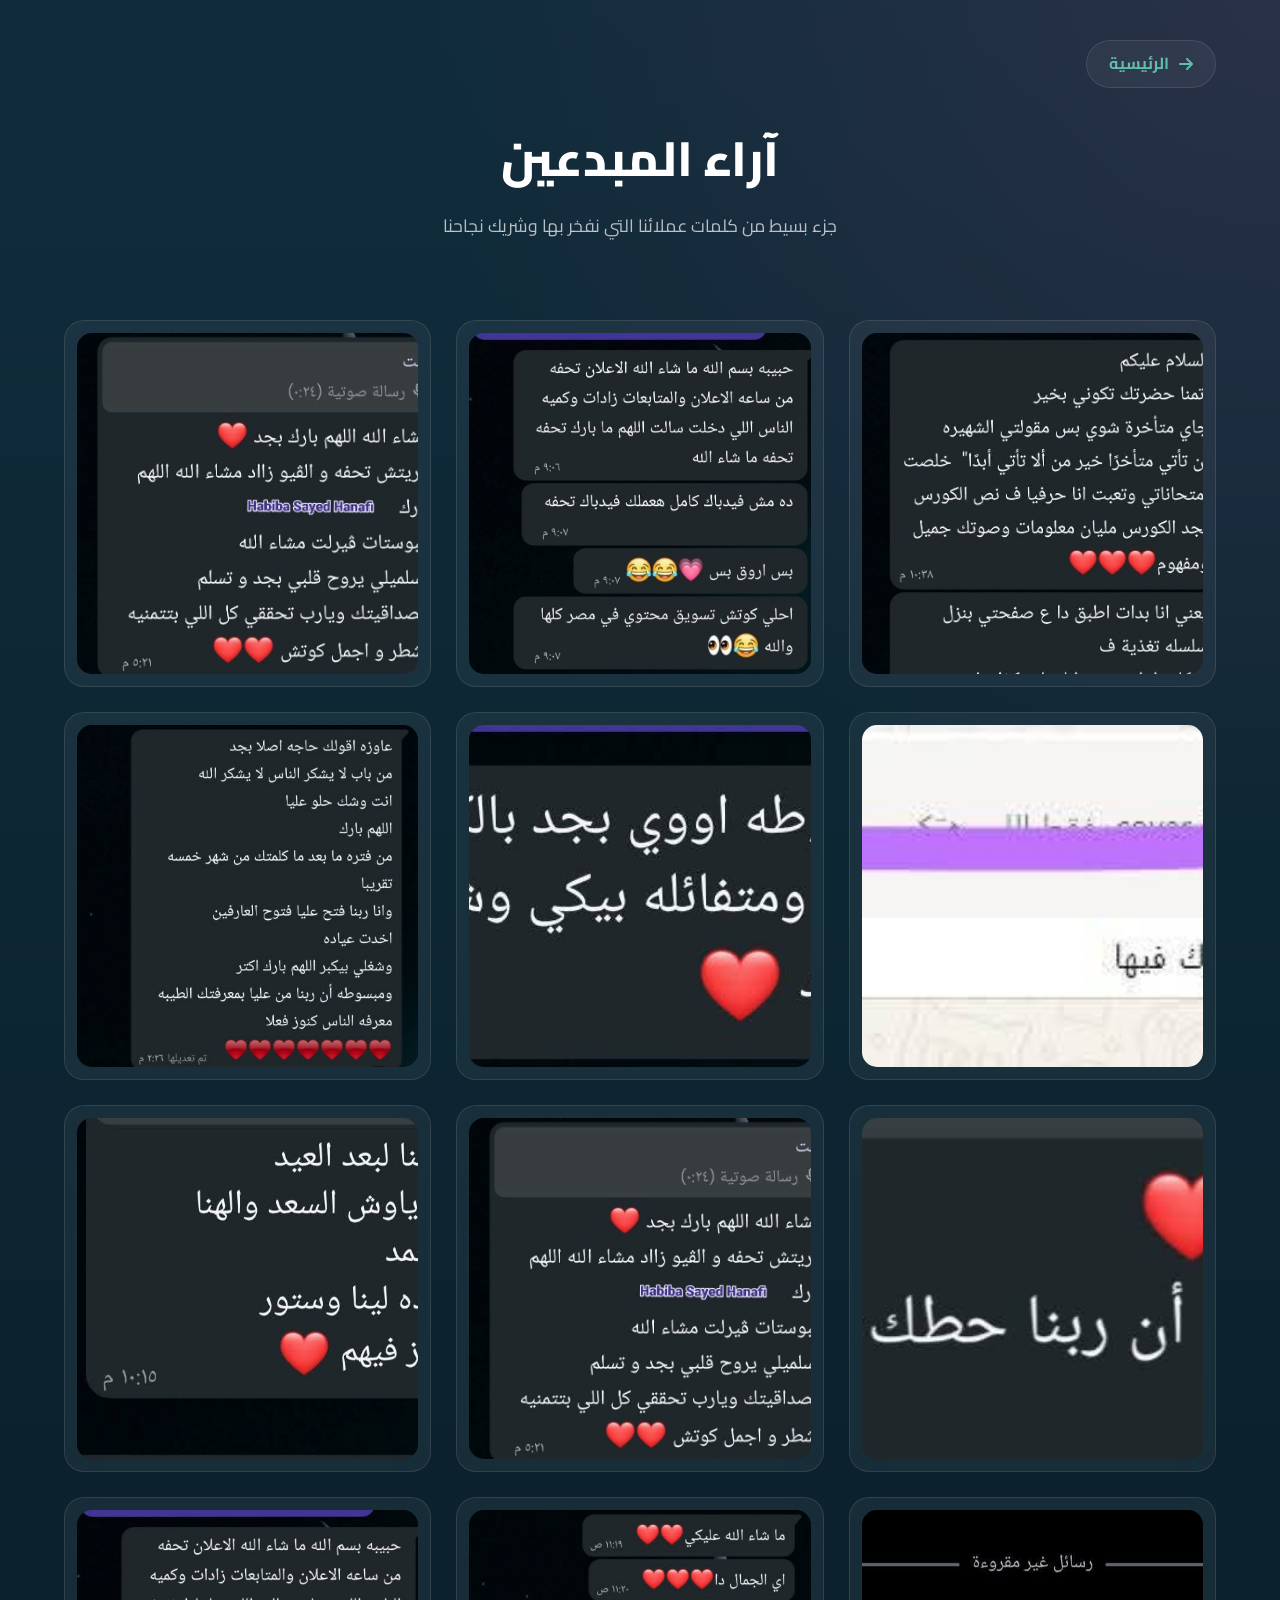
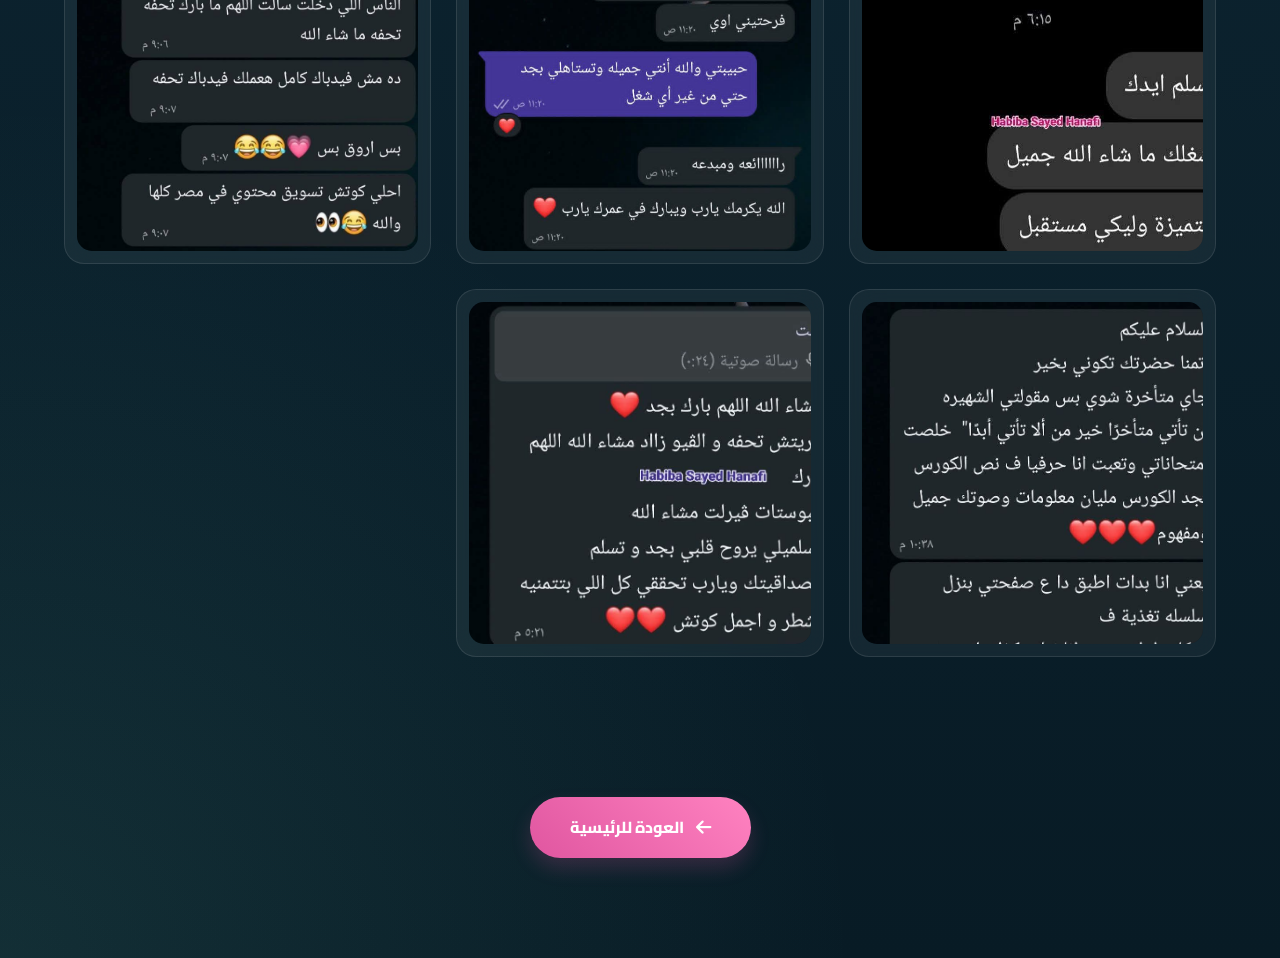
<file: Feedback.html>
<!DOCTYPE html>
<html lang="ar" dir="rtl">
<head>
    <meta charset="UTF-8">
    <meta name="viewport" content="width=device-width, initial-scale=1.0">
    <title>آراء العملاء | Habiba Sayed</title>
    <link rel="stylesheet" href="https://cdnjs.cloudflare.com/ajax/libs/font-awesome/6.5.0/css/all.min.css">
    <link href="https://fonts.googleapis.com/css2?family=Cairo:wght@300;400;600;700;800&display=swap" rel="stylesheet">
    
    <style>
        :root {
            --bg-dark: #081b25;
            --bg-light: #102c3b;
            --primary: #62BEAC;
            --secondary: #E056A0;
            --text: #ffffff;
            --muted: rgba(255, 255, 255, 0.7);
            --card-bg: rgba(255, 255, 255, 0.05);
            --border: rgba(255, 255, 255, 0.1);
        }

        * { margin: 0; padding: 0; box-sizing: border-box; }

        body {
            font-family: 'Cairo', sans-serif;
            background: radial-gradient(circle at top right, rgba(224, 86, 160, 0.12), transparent 30%),
                        radial-gradient(circle at bottom left, rgba(98, 190, 172, 0.12), transparent 30%),
                        linear-gradient(180deg, var(--bg-light) 0%, var(--bg-dark) 100%);
            color: var(--text);
            line-height: 1.6;
            min-height: 100vh;
        }

        /* Header Section */
        .feedback-page-header {
            padding: 120px 20px 60px;
            text-align: center;
            position: relative;
        }

        .feedback-page-header h2 {
            font-size: clamp(2rem, 5vw, 3rem);
            font-weight: 800;
            margin-bottom: 15px;
            color: var(--text);
        }

        .feedback-page-header p {
            color: var(--muted);
            font-size: 1.1rem;
            max-width: 600px;
            margin: auto;
        }

        .back-home {
            position: absolute;
            top: 40px;
            right: 5%;
            padding: 10px 22px;
            background: var(--card-bg);
            border: 1px solid var(--border);
            backdrop-filter: blur(10px);
            border-radius: 50px;
            text-decoration: none;
            color: var(--primary);
            font-weight: 700;
            transition: 0.3s;
            display: flex;
            align-items: center;
            gap: 10px;
            z-index: 10;
        }

        .back-home:hover {
            background: var(--primary);
            color: var(--bg-dark);
            transform: translateX(-5px);
        }

        /* Square Grid Layout */
        .feedback-full-grid {
            display: grid;
            grid-template-columns: repeat(auto-fill, minmax(280px, 1fr));
            gap: 25px;
            padding: 20px 5% 100px;
            max-width: 1300px;
            margin: 0 auto;
        }

        /* Square Card Style */
        .screenshot-card {
            background: var(--card-bg);
            border-radius: 20px;
            padding: 12px;
            border: 1px solid var(--border);
            backdrop-filter: blur(14px);
            transition: all 0.4s cubic-bezier(0.165, 0.84, 0.44, 1);
            cursor: pointer;
        }

        .screenshot-card:hover {
            transform: translateY(-10px);
            border-color: var(--secondary);
            box-shadow: 0 20px 40px rgba(0,0,0,0.3);
        }

        .img-wrapper {
            border-radius: 15px;
            overflow: hidden;
            position: relative;
            aspect-ratio: 1 / 1;
            background: rgba(0,0,0,0.2);
        }

        .img-wrapper img {
            width: 100%;
            height: 100%;
            object-fit: cover;
            object-position: top;
            transition: transform 0.6s ease;
        }

        .screenshot-card:hover img {
            transform: scale(1.1);
        }

        /* Hover Overlay */
        .hover-overlay {
            position: absolute;
            top: 0; left: 0; width: 100%; height: 100%;
            background: rgba(8, 27, 37, 0.4);
            backdrop-filter: blur(2px);
            display: flex;
            align-items: center;
            justify-content: center;
            opacity: 0;
            transition: 0.3s;
        }

        .screenshot-card:hover .hover-overlay {
            opacity: 1;
        }

        .hover-overlay i {
            color: white;
            font-size: 1.2rem;
            background: var(--secondary);
            width: 45px;
            height: 45px;
            display: flex;
            align-items: center;
            justify-content: center;
            border-radius: 50%;
            box-shadow: 0 10px 20px rgba(0,0,0,0.2);
        }

        /* Fullscreen Modal */
        .modal {
            display: none;
            position: fixed;
            z-index: 1000;
            top: 0; left: 0; width: 100%; height: 100%;
            background: rgba(8, 27, 37, 0.98);
            backdrop-filter: blur(15px);
            padding: 20px;
            cursor: zoom-out;
            justify-content: center;
            align-items: center;
        }

        .modal-content {
            max-width: 95%;
            max-height: 85vh;
            border-radius: 15px;
            box-shadow: 0 0 50px rgba(0,0,0,0.5);
            animation: zoomEffect 0.3s ease;
            border: 2px solid var(--border);
        }

        @keyframes zoomEffect {
            from {transform: scale(0.8); opacity: 0;}
            to {transform: scale(1); opacity: 1;}
        }

        .close-modal {
            position: absolute;
            top: 25px; left: 25px;
            color: var(--primary);
            font-size: 40px;
            cursor: pointer;
            z-index: 1001;
        }

        /* Mobile Adjustments */
        @media (max-width: 768px) {
            .feedback-page-header { padding-top: 100px; }
            .back-home { top: 20px; right: 20px; padding: 8px 15px; font-size: 0.85rem; }
            .feedback-full-grid { grid-template-columns: repeat(auto-fill, minmax(160px, 1fr)); gap: 15px; padding-bottom: 60px; }
        }

        .footer-back-btn {
            display: inline-flex;
            align-items: center;
            gap: 12px;
            padding: 18px 40px;
            border-radius: 60px;
            background: linear-gradient(45deg, var(--secondary), #ff82c0);
            color: white;
            font-weight: 800;
            text-decoration: none;
            transition: 0.3s;
            box-shadow: 0 10px 20px rgba(224, 86, 160, 0.2);
        }

        .footer-back-btn:hover {
            transform: scale(1.05);
            box-shadow: 0 15px 30px rgba(224, 86, 160, 0.4);
            color: white;
        }

        .footer-back-btn i {
            font-size: 1.1rem;
        }
    </style>
</head>
<body>

    <section class="feedback-page-header">
        <a href="index.html" class="back-home">
            <i class="fa-solid fa-arrow-right"></i> الرئيسية
        </a>
        <h2>آراء المبدعين</h2>
        <p>جزء بسيط من كلمات عملائنا التي نفخر بها وشريك نجاحنا</p>
    </section>

    <main class="feedback-full-grid">
        <div class="screenshot-card" onclick="openModal('imgs/Feedbeak/F9.jpg')">
            <div class="img-wrapper">
                <img src="imgs/Feedbeak/F9.jpg" alt="Client Testimonial">
                <div class="hover-overlay"><i class="fa-solid fa-magnifying-glass"></i></div>
            </div>
        </div>

        <div class="screenshot-card" onclick="openModal('imgs/Feedbeak/F8.jpg')">
            <div class="img-wrapper">
                <img src="imgs/Feedbeak/F8.jpg" alt="Client Testimonial">
                <div class="hover-overlay"><i class="fa-solid fa-magnifying-glass"></i></div>
            </div>
        </div>
        <div class="screenshot-card" onclick="openModal('imgs/Feedbeak/F10.jpg')">
            <div class="img-wrapper">
                <img src="imgs/Feedbeak/F10.jpg" alt="Client Testimonial">
                <div class="hover-overlay"><i class="fa-solid fa-magnifying-glass"></i></div>
            </div>
        </div>

        <div class="screenshot-card" onclick="openModal('imgs/Feedbeak/F2.jpg')">
            <div class="img-wrapper">
                <img src="imgs/Feedbeak/F2.jpg" alt="Client Testimonial">
                <div class="hover-overlay"><i class="fa-solid fa-magnifying-glass"></i></div>
            </div>
        </div>

        <div class="screenshot-card" onclick="openModal('imgs/Feedbeak/F3.jpg')">
            <div class="img-wrapper">
                <img src="imgs/Feedbeak/F3.jpg" alt="Client Testimonial">
                <div class="hover-overlay"><i class="fa-solid fa-magnifying-glass"></i></div>
            </div>
        </div>

        <div class="screenshot-card" onclick="openModal('imgs/Feedbeak/F4.jpg')">
            <div class="img-wrapper">
                <img src="imgs/Feedbeak/F4.jpg" alt="Client Testimonial">
                <div class="hover-overlay"><i class="fa-solid fa-magnifying-glass"></i></div>
            </div>
        </div>

        <div class="screenshot-card" onclick="openModal('imgs/Feedbeak/F5.jpg')">
            <div class="img-wrapper">
                <img src="imgs/Feedbeak/F5.jpg" alt="Client Testimonial">
                <div class="hover-overlay"><i class="fa-solid fa-magnifying-glass"></i></div>
            </div>
        </div>

        <div class="screenshot-card" onclick="openModal('imgs/Feedbeak/F10.jpg')">
            <div class="img-wrapper">
                <img src="imgs/Feedbeak/F10.jpg" alt="Client Testimonial">
                <div class="hover-overlay"><i class="fa-solid fa-magnifying-glass"></i></div>
            </div>
        </div>
        <div class="screenshot-card" onclick="openModal('imgs/Feedbeak/F1.jpg')">
            <div class="img-wrapper">
                <img src="imgs/Feedbeak/F1.jpg" alt="Client Testimonial">
                <div class="hover-overlay"><i class="fa-solid fa-magnifying-glass"></i></div>
            </div>
        </div>

        <div class="screenshot-card" onclick="openModal('imgs/Feedbeak/F6.jpg')">
            <div class="img-wrapper">
                <img src="imgs/Feedbeak/F6.jpg" alt="Client Testimonial">
                <div class="hover-overlay"><i class="fa-solid fa-magnifying-glass"></i></div>
            </div>
        </div>

        <div class="screenshot-card" onclick="openModal('imgs/Feedbeak/F7.jpg')">
            <div class="img-wrapper">
                <img src="imgs/Feedbeak/F7.jpg" alt="Client Testimonial">
                <div class="hover-overlay"><i class="fa-solid fa-magnifying-glass"></i></div>
            </div>
        </div>

        <div class="screenshot-card" onclick="openModal('imgs/Feedbeak/F8.jpg')">
            <div class="img-wrapper">
                <img src="imgs/Feedbeak/F8.jpg" alt="Client Testimonial">
                <div class="hover-overlay"><i class="fa-solid fa-magnifying-glass"></i></div>
            </div>
        </div>

        <div class="screenshot-card" onclick="openModal('imgs/Feedbeak/F9.jpg')">
            <div class="img-wrapper">
                <img src="imgs/Feedbeak/F9.jpg" alt="Client Testimonial">
                <div class="hover-overlay"><i class="fa-solid fa-magnifying-glass"></i></div>
            </div>
        </div>

        <div class="screenshot-card" onclick="openModal('imgs/Feedbeak/F10.jpg')">
            <div class="img-wrapper">
                <img src="imgs/Feedbeak/F10.jpg" alt="Client Testimonial">
                <div class="hover-overlay"><i class="fa-solid fa-magnifying-glass"></i></div>
            </div>
        </div>
        
        <!-- أضف المزيد من الكروت هنا بنفس التنسيق -->
    </main>

    <!-- Modal للصور -->
    <div id="imageModal" class="modal" onclick="closeModal()">
        <span class="close-modal">&times;</span>
        <img class="modal-content" id="imgFull">
    </div>


    <div style="text-align: center; padding: 40px 0 100px;">
        <a href="index.html" class="footer-back-btn">
            <i class="fa-solid fa-arrow-left"></i>
            العودة للرئيسية
        </a>
    </div>

    <script>
        function openModal(src) {
            const modal = document.getElementById('imageModal');
            const fullImg = document.getElementById('imgFull');
            fullImg.src = src;
            modal.style.display = 'flex';
            document.body.style.overflow = 'hidden'; 
        }

        function closeModal() {
            document.getElementById('imageModal').style.display = 'none';
            document.body.style.overflow = 'auto'; 
        }
        
        document.addEventListener('keydown', function(event) {
            if (event.key === "Escape") {
                closeModal();
            }
        });
    </script>
</body>
</html>
</file>
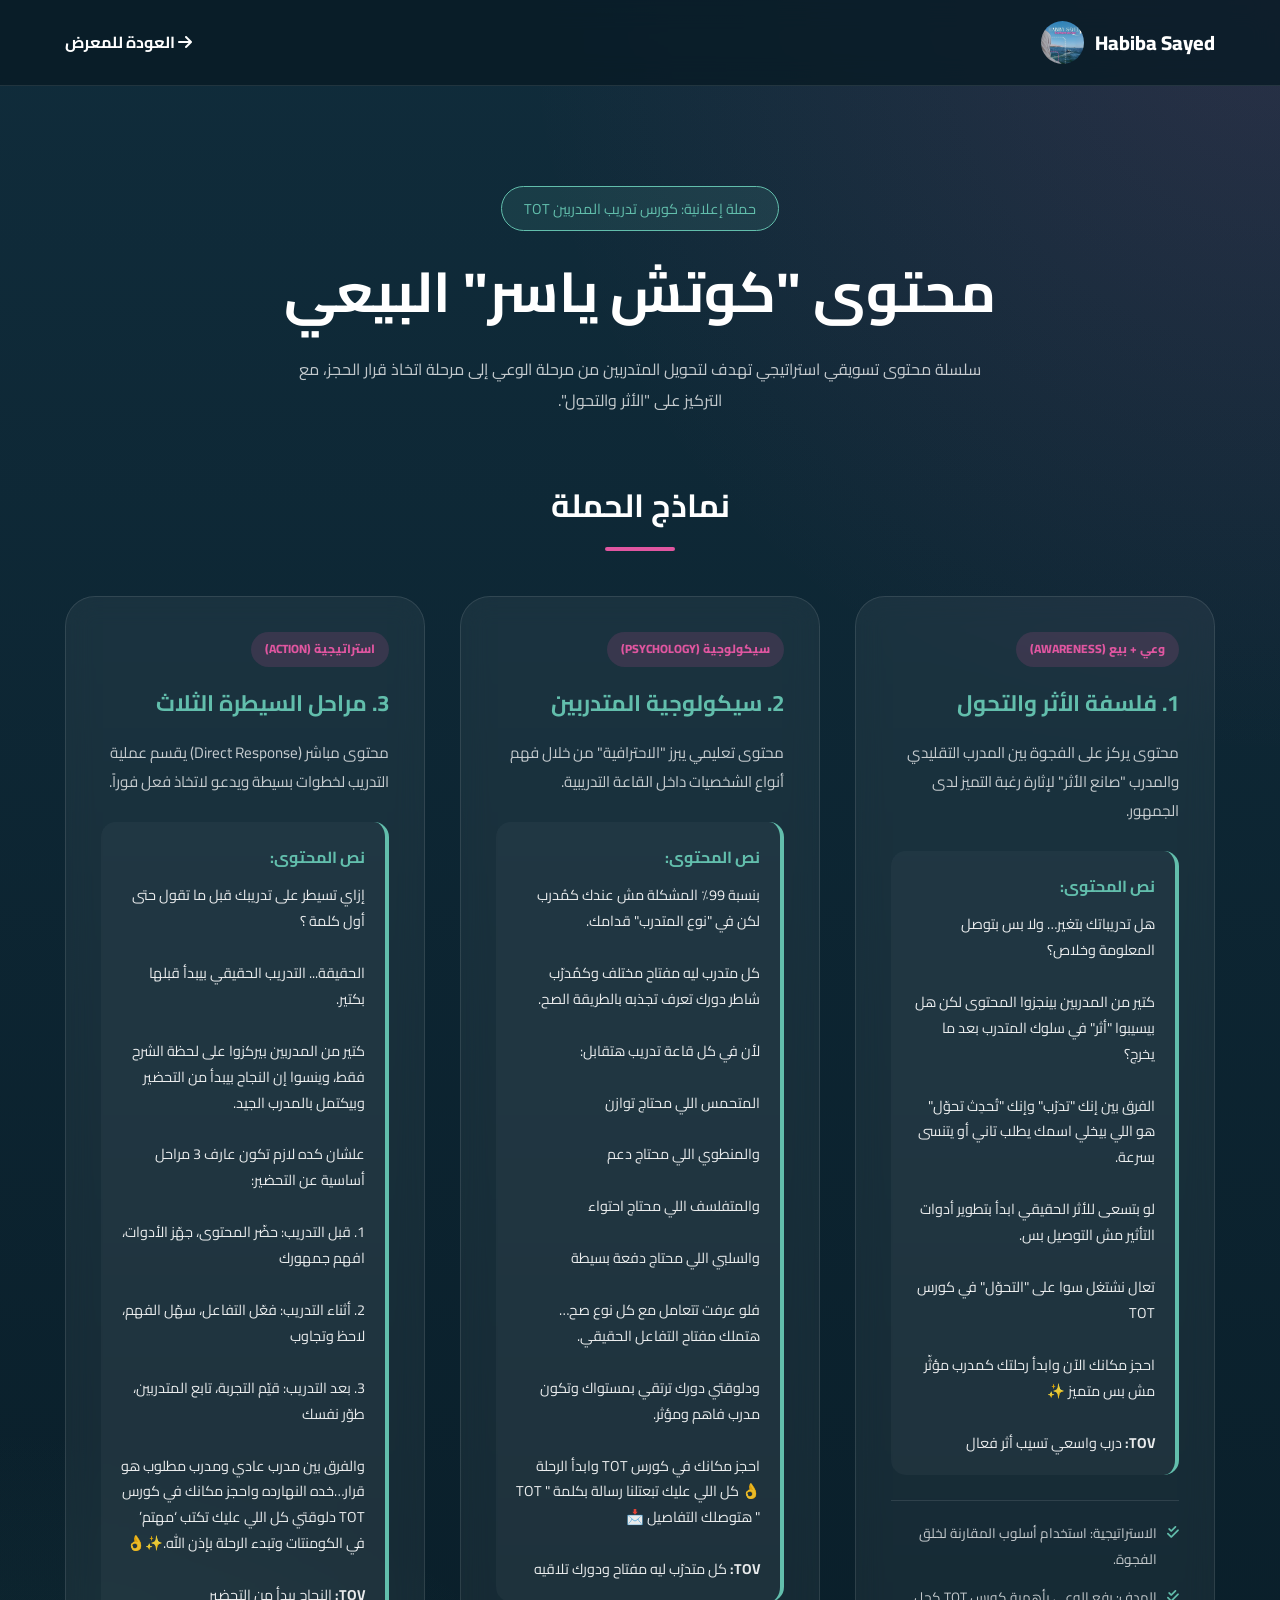
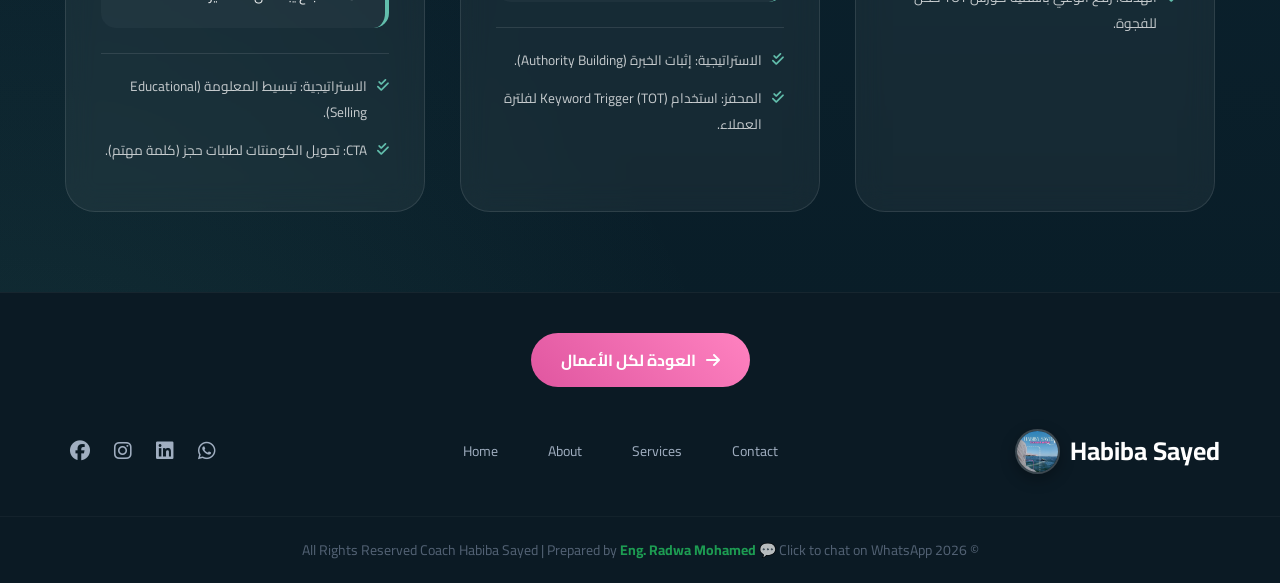
<file: project/project-Yesser.html>
<!DOCTYPE html>
<html lang="ar" dir="rtl">

<head>
    <meta charset="UTF-8" />
    <meta name="viewport" content="width=device-width, initial-scale=1.0" />
    <title>أعمال كوتش ياسر | محتوى بيعي TOT</title>
    <title> Habiba Sayed | Coach Yasser’s Work TOT </title>
    <!-- Fonts -->
    <link rel="preconnect" href="https://fonts.googleapis.com">
    <link rel="preconnect" href="https://fonts.gstatic.com" crossorigin>
    <link href="https://fonts.googleapis.com/css2?family=Cairo:wght@300;400;500;600;700;800&display=swap"
        rel="stylesheet">

    <!-- Icons -->
    <link rel="stylesheet" href="https://cdnjs.cloudflare.com/ajax/libs/font-awesome/6.5.0/css/all.min.css">

    <link rel="stylesheet" href="project.css">
</head>

<body>

   <header class="header">
        <div class="container header-content">
            <a href="../index.html" class="back-btn"><i class="fa-solid fa-arrow-right"></i> العودة للمعرض</a>
            <div class="logo-wrapper">
                <div class="logo-text">Habiba Sayed</div>
                <img src="../imgs/logo_Habiba.jpg" alt="Logo" class="logo-image">

            </div>
        </div>
    </header>

    <section class="hero">
        <div class="container">
            <span class="tag">حملة إعلانية: كورس تدريب المدربين TOT</span>
            <h1>محتوى "كوتش ياسر" البيعي</h1>
            <p style="color: var(--muted); max-width: 700px; margin: auto;">سلسلة محتوى تسويقي استراتيجي تهدف لتحويل
                المتدربين من مرحلة الوعي إلى مرحلة اتخاذ قرار الحجز، مع التركيز على "الأثر والتحول".</p>
        </div>
    </section>

    <section>
        <div class="container">
            <h2 class="section-title">نماذج الحملة</h2>

            <div class="cards">

                <!-- Task 1 -->
                <div class="card">
                    <div class="card-content">
                        <span class="card-type">وعي + بيع (Awareness)</span>
                        <h3>1. فلسفة الأثر والتحول</h3>
                        <p class="card-desc">محتوى يركز على الفجوة بين المدرب التقليدي والمدرب "صانع الأثر" لإثارة رغبة
                            التميز لدى الجمهور.</p>

                        <div class="copy-box">
                            <h4>نص المحتوى:</h4>
                            <p>


                                هل تدريباتك بتغير… ولا بس بتوصل المعلومة وخلاص؟
                                <br><br>

                                كتير من المدربين بينجزوا المحتوى لكن هل بيسيبوا "أثر" في سلوك المتدرب بعد ما يخرج؟
                                <br><br>
                                الفرق بين إنك "تدرّب" وإنك "تُحدِث تحوّل" هو اللي بيخلي اسمك يطلب تاني أو يتنسى بسرعة.
                                <br><br>
                                لو بتسعى للأثر الحقيقي ابدأ بتطوير أدوات التأثير مش التوصيل بس.
                                <br><br>
                                تعال نشتغل سوا على "التحوّل" في كورس TOT
                                <br><br>
                                احجز مكانك الآن وابدأ رحلتك كمدرب مؤثّر مش بس متميز ✨
                                <br><br>

                                <strong>TOV:</strong> درب واسعي تسيب أثر فعال
                            </p>
                        </div>

                        <ul class="features">
                            <li><i class="fa-solid fa-check-double"></i> الاستراتيجية: استخدام أسلوب المقارنة لخلق
                                الفجوة.</li>
                            <li><i class="fa-solid fa-check-double"></i> الهدف: رفع الوعي بأهمية كورس TOT كحل للفجوة.
                            </li>
                        </ul>
                    </div>
                </div>

                <!-- Task 2 -->
                <div class="card">
                    <div class="card-content">
                        <span class="card-type">سيكولوجية (Psychology)</span>
                        <h3>2. سيكولوجية المتدربين</h3>
                        <p class="card-desc">محتوى تعليمي يبرز "الاحترافية" من خلال فهم أنواع الشخصيات داخل القاعة
                            التدريبية.</p>

                        <div class="copy-box">
                            <h4>نص المحتوى:</h4>
                            <p>


                                بنسبة 99٪ المشكلة مش عندك كمُدرب لكن في "نوع المتدرب" قدامك.
                                <br><br>

                                كل متدرب ليه مفتاح مختلف وكمُدرّب شاطر دورك تعرف تجذبه بالطريقة الصح.
                                <br><br>

                                لأن في كل قاعة تدريب هتقابل:
                                <br><br>

                                المتحمس اللي محتاج توازن
                                <br><br>

                                والمنطوي اللي محتاج دعم
                                <br><br>

                                والمتفلسف اللي محتاج احتواء
                                <br><br>

                                والسلبي اللي محتاج دفعة بسيطة

                                <br><br>

                                فلو عرفت تتعامل مع كل نوع صح… هتملك مفتاح التفاعل الحقيقي.
                                <br><br>

                                ودلوقتي دورك ترتقي بمستواك وتكون مدرب فاهم ومؤثر.
                                <br><br>

                                احجز مكانك في كورس TOT وابدأ الرحلة 👌
                                كل اللي عليك تبعتلنا رسالة بكلمة " TOT " هتوصلك التفاصيل 📩
                                <br><br>





                                <strong>TOV:</strong> كل متدرّب ليه مفتاح ودورك تلاقيه
                            </p>
                        </div>

                        <ul class="features">
                            <li><i class="fa-solid fa-check-double"></i> الاستراتيجية: إثبات الخبرة (Authority
                                Building).</li>
                            <li><i class="fa-solid fa-check-double"></i> المحفز: استخدام Keyword Trigger (TOT) لفلترة
                                العملاء.</li>
                        </ul>
                    </div>
                </div>

                <!-- Task 3 -->
                <div class="card">
                    <div class="card-content">
                        <span class="card-type">استراتيجية (Action)</span>
                        <h3>3. مراحل السيطرة الثلاث</h3>
                        <p class="card-desc">محتوى مباشر (Direct Response) يقسم عملية التدريب لخطوات بسيطة ويدعو لاتخاذ
                            فعل فوراً.</p>

                        <div class="copy-box">
                            <h4>نص المحتوى:</h4>
                            <p>

                                إزاي تسيطر على تدريبك قبل ما تقول حتى أول كلمة ؟
                                <br><br>


                                الحقيقة... التدريب الحقيقي بيبدأ قبلها بكتير.
                                <br><br>
                                كتير من المدربين بيركزوا على لحظة الشرح فقط، وينسوا إن النجاح بيبدأ من التحضير وبيكتمل
                                بالمدرب الجيد.
                                <br><br>
                                علشان كده لازم تكون عارف 3 مراحل أساسية عن التحضير:
                                <br><br>
                                1. قبل التدريب: حضّر المحتوى، جهّز الأدوات، افهم جمهورك
                                <br><br>

                                2. أثناء التدريب: فعّل التفاعل، سهّل الفهم، لاحظ وتجاوب

                                <br><br>
                                3. بعد التدريب: قيّم التجربة، تابع المتدربين، طوّر نفسك
                                <br><br>


                                والفرق بين مدرب عادي ومدرب مطلوب هو قرار…خده النهارده واحجز مكانك في كورس TOT دلوقتي
                                كل اللي عليك تكتب ‘مهتم’ في الكومنتات وتبدء الرحلة بإذن الله.✨👌
                                <br><br>


                                <strong>TOV:</strong> النجاح يبدأ من التحضير
                            </p>
                        </div>

                        <ul class="features">
                            <li><i class="fa-solid fa-check-double"></i> الاستراتيجية: تبسيط المعلومة (Educational
                                Selling).</li>
                            <li><i class="fa-solid fa-check-double"></i> CTA: تحويل الكومنتات لطلبات حجز (كلمة مهتم).
                            </li>
                        </ul>
                    </div>
                </div>

            </div>
        </div>
    </section>

  <footer class="main-footer">
        <div class="container footer-top-btn">
            <a href="../index.html#project-Yesser" class="footer-btn">
                <i class="fa-solid fa-arrow-right"></i> العودة لكل الأعمال
            </a>
        </div>

        <div class="footer-container">
            <div class="footer-social">
                <a href="https://wa.me/201501180309" target="_blank"><i class="fa-brands fa-whatsapp"></i></a>
                <a href="https://www.linkedin.com/in/habiba-sayed-21835b338" target="_blank"><i class="fa-brands fa-linkedin"></i></a>
                <a href="https://www.instagram.com/habibasaid4414" target="_blank"><i class="fa-brands fa-instagram"></i></a>
                <a href="https://www.facebook.com/share/1c21qKUL6o/" target="_blank"><i class="fa-brands fa-facebook"></i></a>
            </div>

            <div class="footer-links">
                <a href="#contact">Contact</a>
                <a href="#services">Services</a>
                <a href="#about">About</a>
                <a href="#home">Home</a>
            </div>

            <div class="footer-logo">
                <span>Habiba Sayed</span>
                <img src="../imgs/logo_Habiba.jpg" alt="logo" class="logo-image"> 
            </div>
        </div>

        <p class="footer-bottom">
            © 2026 All Rights Reserved Coach Habiba Sayed | Prepared by
            <span class="tooltip">
                <a href="https://wa.me/201007359722" target="_blank" style="color:#25D366; font-weight:bold; text-decoration:none;">
                    Eng. Radwa Mohamed
                </a>
                <span class="tooltip-text">💬 Click to chat on WhatsApp</span>
            </span>
        </p>
    </footer>

    <script>

        // حطي الكود ده في ملف script.js
        gsap.from(".portfolio-card", {
            scrollTrigger: {
                trigger: ".portfolio-grid",
                start: "top 80%", // يبدأ لما يوصل لـ 80% من الشاشة
            },
            y: 50,
            opacity: 0,
            duration: 1,
            stagger: 0.2, // الفرق الزمني بين ظهور كل كارت والتاني
            ease: "power2.out"
        });

    </script>
</body>

</html>
</file>
<file: project/project.css>
:root {
    --bg-dark: #081b25;
    --bg-light: #102c3b;
    --primary: #62BEAC;
    --secondary: #E056A0;
    --text: #ffffff;
    --muted: rgba(255, 255, 255, 0.75);
    --card-bg: rgba(255, 255, 255, 0.05);
    --border: rgba(255, 255, 255, 0.1);
}

* {
    margin: 0;
    padding: 0;
    box-sizing: border-box;
}

body {
    font-family: "Cairo", sans-serif;
    background: radial-gradient(circle at top right, rgba(224, 86, 160, 0.12), transparent 30%),
        radial-gradient(circle at bottom left, rgba(98, 190, 172, 0.12), transparent 30%),
        linear-gradient(180deg, var(--bg-light) 0%, var(--bg-dark) 100%);
    color: var(--text);
    line-height: 1.9;
}

a {
    text-decoration: none;
}

/* حاوية اللوجو والاسم */
.logo-wrapper {
    display: flex;
    align-items: center;
    gap: 12px;
    cursor: pointer;
    transition: all 0.3s ease; /* سلاسة الانتقال */
}

/* تنسيق صورة اللوجو */
.logo-image {
    width: 45px;
    height: 45px;
    object-fit: contain;
    border-radius: 50%;
    border: 1.5px solid transparent;
    transition: all 0.4s cubic-bezier(0.175, 0.885, 0.32, 1.275);
}

/* تنسيق النص (الأبيض) */
.logo-text {
    font-size: 1.25rem;
    font-weight: 800;
    color: #ffffff; /* اللون الأبيض */
    transition: all 0.3s ease;
    position: relative;
}

/* تأثير الهفر (Hover Effects) */

/* 1. تأثير على الحاوية بالكامل */
.logo-wrapper:hover {
    transform: translateX(-5px); /* حركة بسيطة لجهة اليسار عند الهفر */
}

/* 2. تأثير على الصورة عند الهفر */
.logo-wrapper:hover .logo-image {
    transform: rotate(10deg) scale(1.1); /* دوران بسيط وتكبير */
    border-color: var(--primary); /* ظهور إطار بلون البراند */
    box-shadow: 0 0 15px rgba(98, 190, 172, 0.4); /* توهج حول اللوجو */
}

/* 3. تأثير على النص عند الهفر */
.logo-wrapper:hover .logo-text {
    color: var(--primary); /* يتغير اللون للون البراند الأخضر */
    text-shadow: 0 0 10px rgba(98, 190, 172, 0.3);
}

/* إضافة خط سفلي يظهر عند الهفر تحت الاسم فقط */
.logo-text::after {
    content: '';
    position: absolute;
    bottom: -4px;
    right: 0;
    width: 0;
    height: 2px;
    background-color: var(--secondary); /* لون الخط السفلي */
    transition: width 0.3s ease;
}

.logo-wrapper:hover .logo-text::after {
    width: 100%; /* الخط يمتد تحت الاسم عند الهفر */
}

.container {
    width: min(1150px, 92%);
    margin: auto;
}

/* Header */
.header {
    position: sticky;
    top: 0;
    z-index: 999;
    backdrop-filter: blur(14px);
    background: rgba(8, 27, 37, 0.8);
    border-bottom: 1px solid var(--border);
}

.header-content {
    display: flex;
    justify-content: space-between;
    align-items: center;
    padding: 20px 0;
}

.logo {
    font-size: 1.2rem;
    font-weight: 800;
    color: var(--primary);
}

.back-btn {
    color: var(--text);
    font-weight: 700;
    transition: 0.3s;
}

.back-btn:hover {
    color: var(--secondary);
}

/* Hero */
.hero {
    padding: 100px 0 60px;
    text-align: center;
}

.tag {
    display: inline-block;
    padding: 8px 22px;
    border-radius: 40px;
    background: rgba(98, 190, 172, 0.12);
    border: 1px solid var(--primary);
    color: var(--primary);
    font-size: 0.9rem;
    margin-bottom: 25px;
}

.hero h1 {
    font-size: clamp(2rem, 5vw, 3.5rem);
    line-height: 1.3;
    margin-bottom: 25px;
}

/* Section Title */
.section-title {
    text-align: center;
    font-size: 2rem;
    margin-bottom: 60px;
    position: relative;
}

.section-title::after {
    content: "";
    width: 70px;
    height: 4px;
    background: var(--secondary);
    position: absolute;
    right: 50%;
    transform: translateX(50%);
    bottom: -15px;
    border-radius: 20px;
}

/* Cards Grid */
.cards {
    display: grid;
    grid-template-columns: repeat(auto-fit, minmax(340px, 1fr));
    gap: 35px;
    margin-bottom: 80px;
}

.card {
    background: var(--card-bg);
    border: 1px solid var(--border);
    border-radius: 30px;
    overflow: hidden;
    transition: 0.4s;
    backdrop-filter: blur(14px);
    display: flex;
    flex-direction: column;
}

.card:hover {
    transform: translateY(-10px);
    border-color: var(--secondary);
    box-shadow: 0 20px 50px rgba(0, 0, 0, 0.35);
}

.card-content {
    padding: 35px;
    flex-grow: 1;
}

.card-type {
    display: inline-block;
    padding: 6px 14px;
    border-radius: 30px;
    background: rgba(224, 86, 160, 0.15);
    color: var(--secondary);
    font-size: 0.75rem;
    font-weight: 800;
    margin-bottom: 15px;
    text-transform: uppercase;
}

.card h3 {
    font-size: 1.4rem;
    margin-bottom: 15px;
    color: var(--primary);
}

.card-desc {
    color: var(--muted);
    font-size: 0.95rem;
    margin-bottom: 25px;
}

/* Copy Box */
.copy-box {
    background: rgba(255, 255, 255, 0.03);
    border-right: 4px solid var(--primary);
    padding: 20px;
    border-radius: 15px;
    margin-bottom: 25px;
    font-size: 0.9rem;
}

.copy-box h4 {
    color: var(--primary);
    margin-bottom: 10px;
    font-size: 1rem;
}

.copy-box p {
    color: rgba(255, 255, 255, 0.9);
    line-height: 1.8;
}

/* Strategy Features */
.features {
    list-style: none;
    border-top: 1px solid var(--border);
    pt: 20px;
    padding-top: 20px;
}

html {
  scroll-behavior: smooth;
}

.features li {
    display: flex;
    align-items: start;
    gap: 10px;
    margin-bottom: 12px;
    font-size: 0.85rem;
    color: var(--muted);
}

.features i {
    color: var(--primary);
    margin-top: 5px;
}

/* Footer */
.footer {
    
    text-align: center;
    padding: 60px 0 100px;
}

.footer-btn {
    display: inline-flex;
    align-items: center;
    gap: 12px;
    padding: 15px 35px;
    border-radius: 60px;
    background: linear-gradient(45deg, var(--secondary), #ff82c0);
    color: white;
    font-weight: 800;
    transition: 0.3s;
}

.footer-btn:hover {
    transform: scale(1.05);
    box-shadow: 0 10px 20px rgba(224, 86, 160, 0.3);
}

.portfolio-card, .service-card, .consult-card-s2 {
  transition: all 0.4s cubic-bezier(0.175, 0.885, 0.32, 1.275);
}

.portfolio-card:hover, .service-card:hover {
  transform: translateY(-12px) scale(1.02);
  box-shadow: 0 20px 40px rgba(46, 204, 113, 0.2); /* اللون الأخضر بتاعك */
  border: 1px solid var(--primary-green);
}

.hero h1 span {
  background: linear-gradient(90deg, #2ecc71, #27ae60, #f1c40f, #2ecc71);
  background-size: 300%;
  -webkit-background-clip: text;
  -webkit-text-fill-color: transparent;
  animation: gradient-move 5s linear infinite;
}

@keyframes gradient-move {
  0% { background-position: 0%; }
  100% { background-position: 100%; }
}

@keyframes float {
  0% { transform: translateY(0px); }
  50% { transform: translateY(-10px); }
  100% { transform: translateY(0px); }
}

.icon-box i, .card-icon-area i {
  animation: float 3s ease-in-out infinite;
  display: inline-block;
}
@media(max-width:768px) {
    .cards {
        grid-template-columns: 1fr;
    }
}

/* ===== FOOTER BASE ===== */
.footer {
  width: 100%;
  margin: 0;
  padding: 60px 8%;

  background: rgba(15, 51, 69, 0.85);
  backdrop-filter: blur(10px);

  border-top: 1px solid rgba(255, 255, 255, 0.08);
  box-shadow: 0 -8px 25px rgba(0, 0, 0, 0.25);

  color: white;
}

/* ===== CONTAINER ===== */
.footer-container {
  display: flex;
  justify-content: space-between;
  align-items: center;
  flex-wrap: wrap;

  gap: 15px;
}

/* ===== LOGO ===== */
.footer-logo {
  font-weight: bold;
  font-size: 1.2rem;
  color: white;
}

/* ===== LINKS ===== */
.footer-links {
  display: flex;
  gap: 20px;
  flex-wrap: wrap;
}

.footer-links a {
  color: #ccc;
  text-decoration: none;
  font-size: 14px;
  transition: 0.3s;
}

.footer-links a:hover {
  color: white;
  transform: translateY(-2px);
}

/* ===== SOCIAL ICONS ===== */
.footer-social a {
  color: #ccc;
  margin: 0 8px;
  font-size: 18px;
  display: inline-block;
  transition: 0.3s;
}

.footer-social a:hover {
  transform: translateY(-4px);
}

/* Facebook */
.footer-social a:hover .fa-facebook {
  color: #1877F2;
}

/* Instagram */
.footer-social a:hover .fa-instagram {
  color: #E1306C;
}

/* LinkedIn */
.footer-social a:hover .fa-linkedin {
  color: #0A66C2;
}

/* WhatsApp */
.footer-social a:hover .fa-whatsapp {
  color: #25D366;
}

/* ===== BOTTOM TEXT ===== */
.footer-bottom {
  margin-top: 15px;
  font-size: 12px;
  opacity: 0.7;
  text-align: center;
}

.footer-logo {
  display: flex;
  align-items: center;
  gap: 10px;
  font-weight: bold;
  font-size: 1.6rem;
  font-weight: 700;

  color: white;
}



/* شكل اللوجو */
.footer-logo img {
  width: 60px;
  height: 60px;
  border-radius: 50%;
  object-fit: cover;

  border: 2px solid rgba(255, 255, 255, 0.2);
  box-shadow: 0 5px 15px rgba(0, 0, 0, 0.3);
  transition: 0.3s;
}

/* hover بسيط */
.footer-logo img:hover {
  transform: scale(1.1) rotate(3deg);
}

/* ===== RESPONSIVE ===== */
@media (max-width: 768px) {
  .footer {
    padding: 60px 8%;
  }
  
  .footer-container {
    flex-direction: column;
    text-align: center;
    gap: 20px;
  }

  .view-more-container {
    display: flex !important;
    justify-content: center !important;
    align-items: center !important;
    width: 100% !important;
    margin: 20px 0 !important;
    /* مسافة فوق وتحت */
    padding: 0 !important;
  }

  /* 2. ضبط الزرار نفسه */
  #show-more-certs {
    margin: 0 auto !important;
    /* أهم سطر للتوسيط */
    display: block !important;
    width: fit-content !important;
    /* يخلي الزرار على قد الكلام بس */
    min-width: 200px;
    /* اختياري: عشان الزرار ميبقاش صغير أوي */
    transform: none !important;
    /* إلغاء أي ميلان أو إزاحة */
  }

}

/* ضبط الهيدر مع اتجاه الـ RTL */
.header-content {
    display: flex;
    justify-content: space-between;
    align-items: center;
    flex-direction: row-reverse; /* يضمن إن الزرار يفضل شمال واللوجو يمين */
}

.logo-wrapper {
    display: flex;
    align-items: center;
    gap: 10px;
}

/* تنسيق الفوتر الجديد */
.main-footer {
    background-color: #0b1a24; /* نفس درجة لون الخلفية الغامقة عندك */
    padding: 40px 0 20px 0;
    text-align: center;
    border-top: 1px solid rgba(255, 255, 255, 0.05);
}

.footer-top-btn {
    margin-bottom: 40px;
}

.footer-btn {
    display: inline-flex;
    align-items: center;
    gap: 10px;
    background-color: #e25c9b; /* درجة البينك المتاحة في تصميمك */
    color: #fff;
    padding: 12px 30px;
    border-radius: 50px;
    text-decoration: none;
    font-weight: bold;
    transition: transform 0.2s;
}

.footer-btn:hover {
    transform: scale(1.05);
}

.footer-container {
    max-width: 1200px;
    margin: 0 auto;
    padding: 0 20px;
    display: flex;
    justify-content: space-between;
    align-items: center;
    flex-wrap: wrap;
    gap: 20px;
    flex-direction: row-reverse; /* لضبط الترتيب من اليمين للياسر بالتوافق مع الصورة */
}

.footer-logo {
    display: flex;
    align-items: center;
    gap: 10px;
    color: #fff;
    font-weight: bold;
}

.footer-logo img {
    width: 45px;
    height: 45px;
    border-radius: 50px;
    object-fit: cover;
}

.footer-links a {
    color: #a0aec0;
    text-decoration: none;
    margin: 0 15px;
    transition: color 0.2s;
}

.footer-links a:hover {
    color: #fff;
}

.footer-social a {
    color: #a0aec0;
    font-size: 20px;
    margin: 0 10px;
    transition: color 0.2s;
}

.footer-social a:hover {
    color: #e25c9b;
}

.footer-bottom {
    margin-top: 40px;
    color: #718096;
    font-size: 14px;
    border-top: 1px solid rgba(255, 255, 255, 0.05);
    padding-top: 20px;
}
</file>
